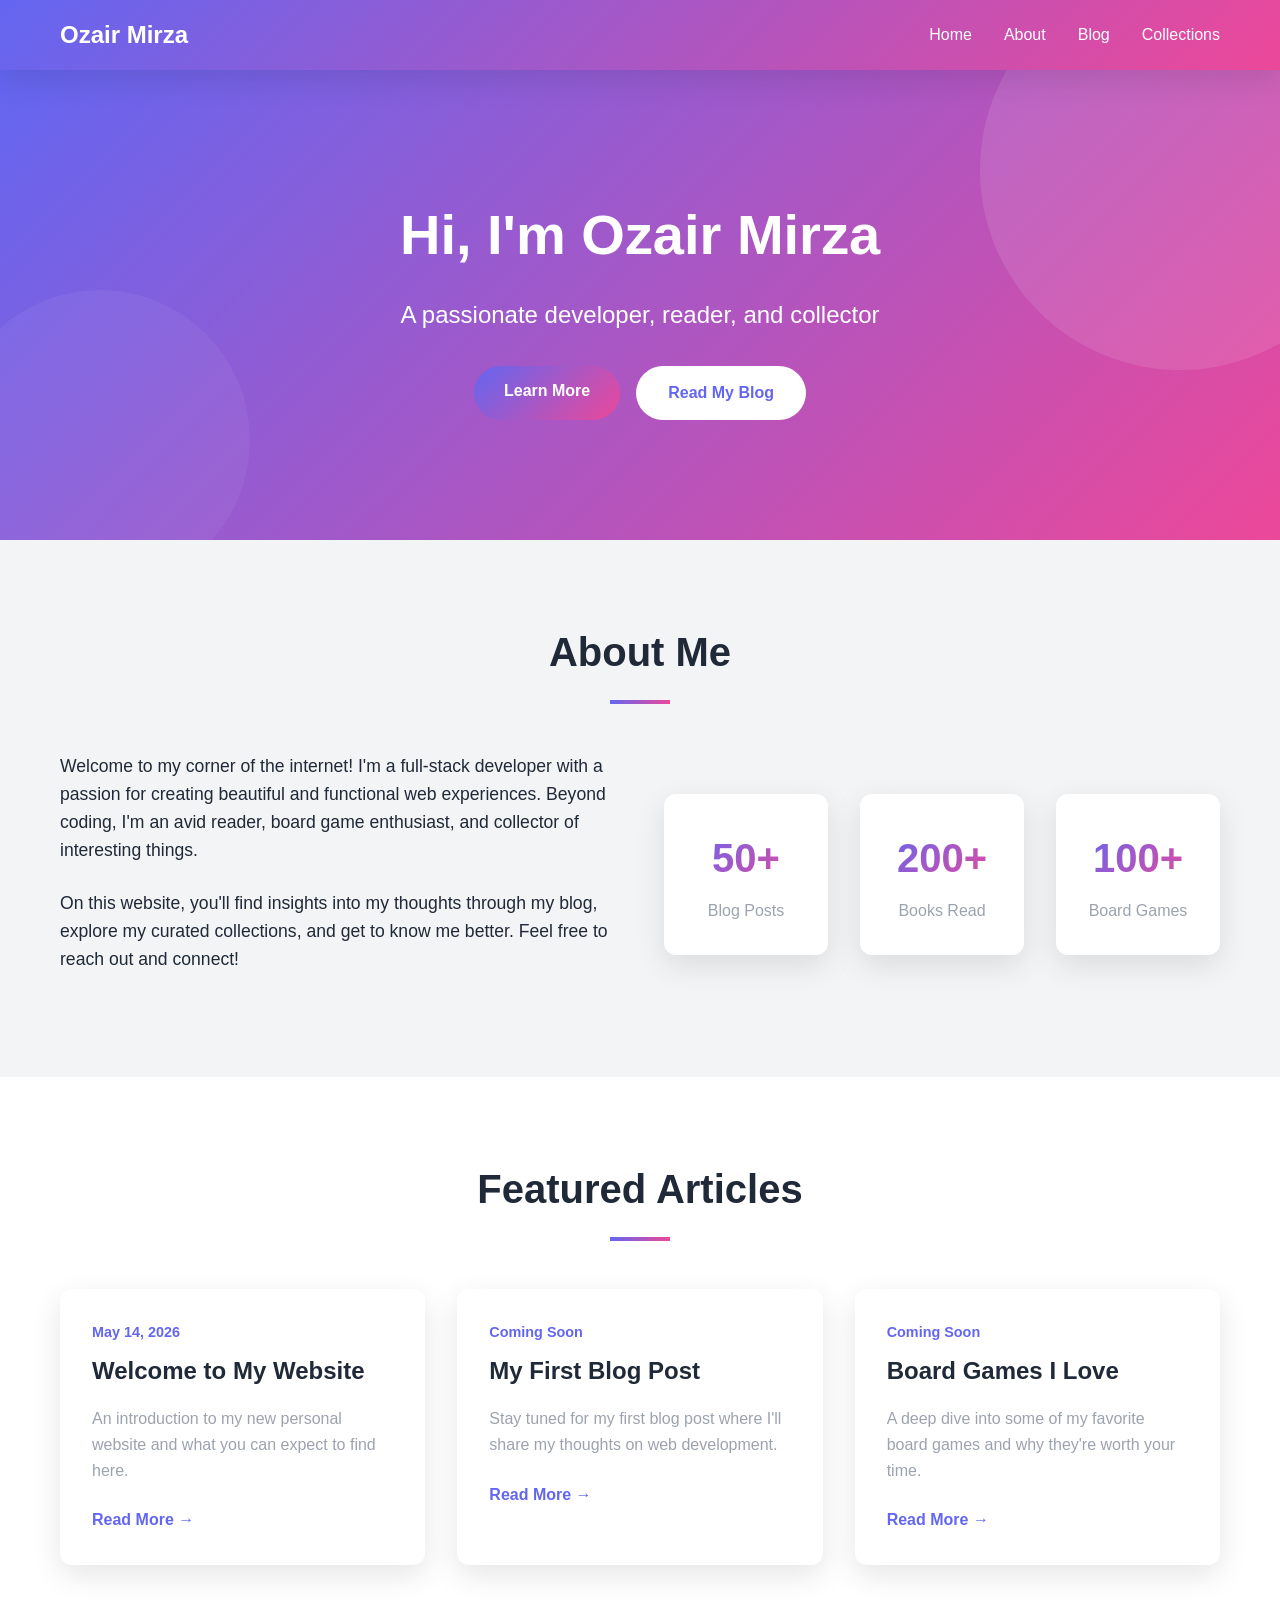
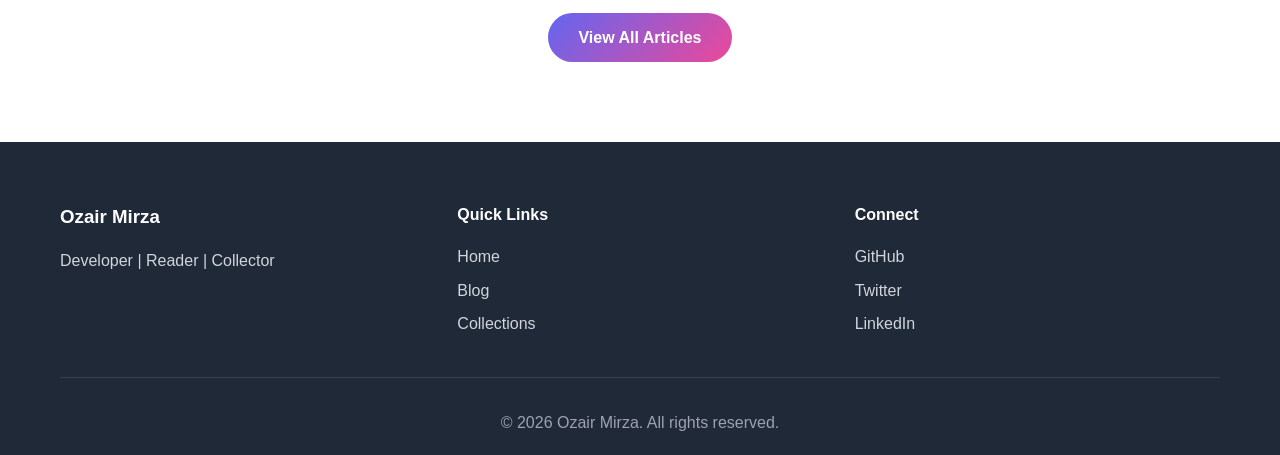
<file: index.html>
<!DOCTYPE html>
<html lang="en">
<head>
    <meta charset="UTF-8">
    <meta name="viewport" content="width=device-width, initial-scale=1.0">
    <title>Ozair Mirza - Personal Website</title>
    <link rel="stylesheet" href="styles.css">
</head>
<body>
    <!-- Navigation -->
    <nav class="navbar">
        <div class="container">
            <div class="nav-brand">Ozair Mirza</div>
            <ul class="nav-menu">
                <li><a href="#home" class="nav-link">Home</a></li>
                <li><a href="#about" class="nav-link">About</a></li>
                <li><a href="blog.html" class="nav-link">Blog</a></li>
                <li><a href="collections.html" class="nav-link">Collections</a></li>
            </ul>
        </div>
    </nav>

    <!-- Hero Section -->
    <section id="home" class="hero">
        <div class="container">
            <div class="hero-content">
                <h1 class="hero-title">Hi, I'm Ozair Mirza</h1>
                <p class="hero-subtitle">A passionate developer, reader, and collector</p>
                <div class="hero-buttons">
                    <a href="#about" class="btn btn-primary">Learn More</a>
                    <a href="blog.html" class="btn btn-secondary">Read My Blog</a>
                </div>
            </div>
        </div>
    </section>

    <!-- About Section -->
    <section id="about" class="about">
        <div class="container">
            <h2 class="section-title">About Me</h2>
            <div class="about-content">
                <div class="about-text">
                    <p>Welcome to my corner of the internet! I'm a full-stack developer with a passion for creating beautiful and functional web experiences. Beyond coding, I'm an avid reader, board game enthusiast, and collector of interesting things.</p>
                    <p>On this website, you'll find insights into my thoughts through my blog, explore my curated collections, and get to know me better. Feel free to reach out and connect!</p>
                </div>
                <div class="about-stats">
                    <div class="stat">
                        <div class="stat-number">50+</div>
                        <div class="stat-label">Blog Posts</div>
                    </div>
                    <div class="stat">
                        <div class="stat-number">200+</div>
                        <div class="stat-label">Books Read</div>
                    </div>
                    <div class="stat">
                        <div class="stat-number">100+</div>
                        <div class="stat-label">Board Games</div>
                    </div>
                </div>
            </div>
        </div>
    </section>

    <!-- Featured Posts Section -->
    <section class="featured-posts">
        <div class="container">
            <h2 class="section-title">Featured Articles</h2>
            <div class="posts-grid">
                <article class="post-card">
                    <div class="post-date">May 14, 2026</div>
                    <h3 class="post-title">Welcome to My Website</h3>
                    <p class="post-excerpt">An introduction to my new personal website and what you can expect to find here.</p>
                    <a href="blog.html" class="post-link">Read More →</a>
                </article>
                <article class="post-card">
                    <div class="post-date">Coming Soon</div>
                    <h3 class="post-title">My First Blog Post</h3>
                    <p class="post-excerpt">Stay tuned for my first blog post where I'll share my thoughts on web development.</p>
                    <a href="blog.html" class="post-link">Read More →</a>
                </article>
                <article class="post-card">
                    <div class="post-date">Coming Soon</div>
                    <h3 class="post-title">Board Games I Love</h3>
                    <p class="post-excerpt">A deep dive into some of my favorite board games and why they're worth your time.</p>
                    <a href="blog.html" class="post-link">Read More →</a>
                </article>
            </div>
            <div class="text-center">
                <a href="blog.html" class="btn btn-primary">View All Articles</a>
            </div>
        </div>
    </section>

    <!-- Footer -->
    <footer class="footer">
        <div class="container">
            <div class="footer-content">
                <div class="footer-section">
                    <h3>Ozair Mirza</h3>
                    <p>Developer | Reader | Collector</p>
                </div>
                <div class="footer-section">
                    <h4>Quick Links</h4>
                    <ul>
                        <li><a href="#home">Home</a></li>
                        <li><a href="blog.html">Blog</a></li>
                        <li><a href="collections.html">Collections</a></li>
                    </ul>
                </div>
                <div class="footer-section">
                    <h4>Connect</h4>
                    <ul>
                        <li><a href="https://github.com/ozairmirza" target="_blank">GitHub</a></li>
                        <li><a href="https://twitter.com/ozairmirza" target="_blank">Twitter</a></li>
                        <li><a href="https://linkedin.com/in/ozairmirza" target="_blank">LinkedIn</a></li>
                    </ul>
                </div>
            </div>
            <div class="footer-bottom">
                <p>&copy; 2026 Ozair Mirza. All rights reserved.</p>
            </div>
        </div>
    </footer>

    <script src="script.js"></script>
</body>
</html>
</file>
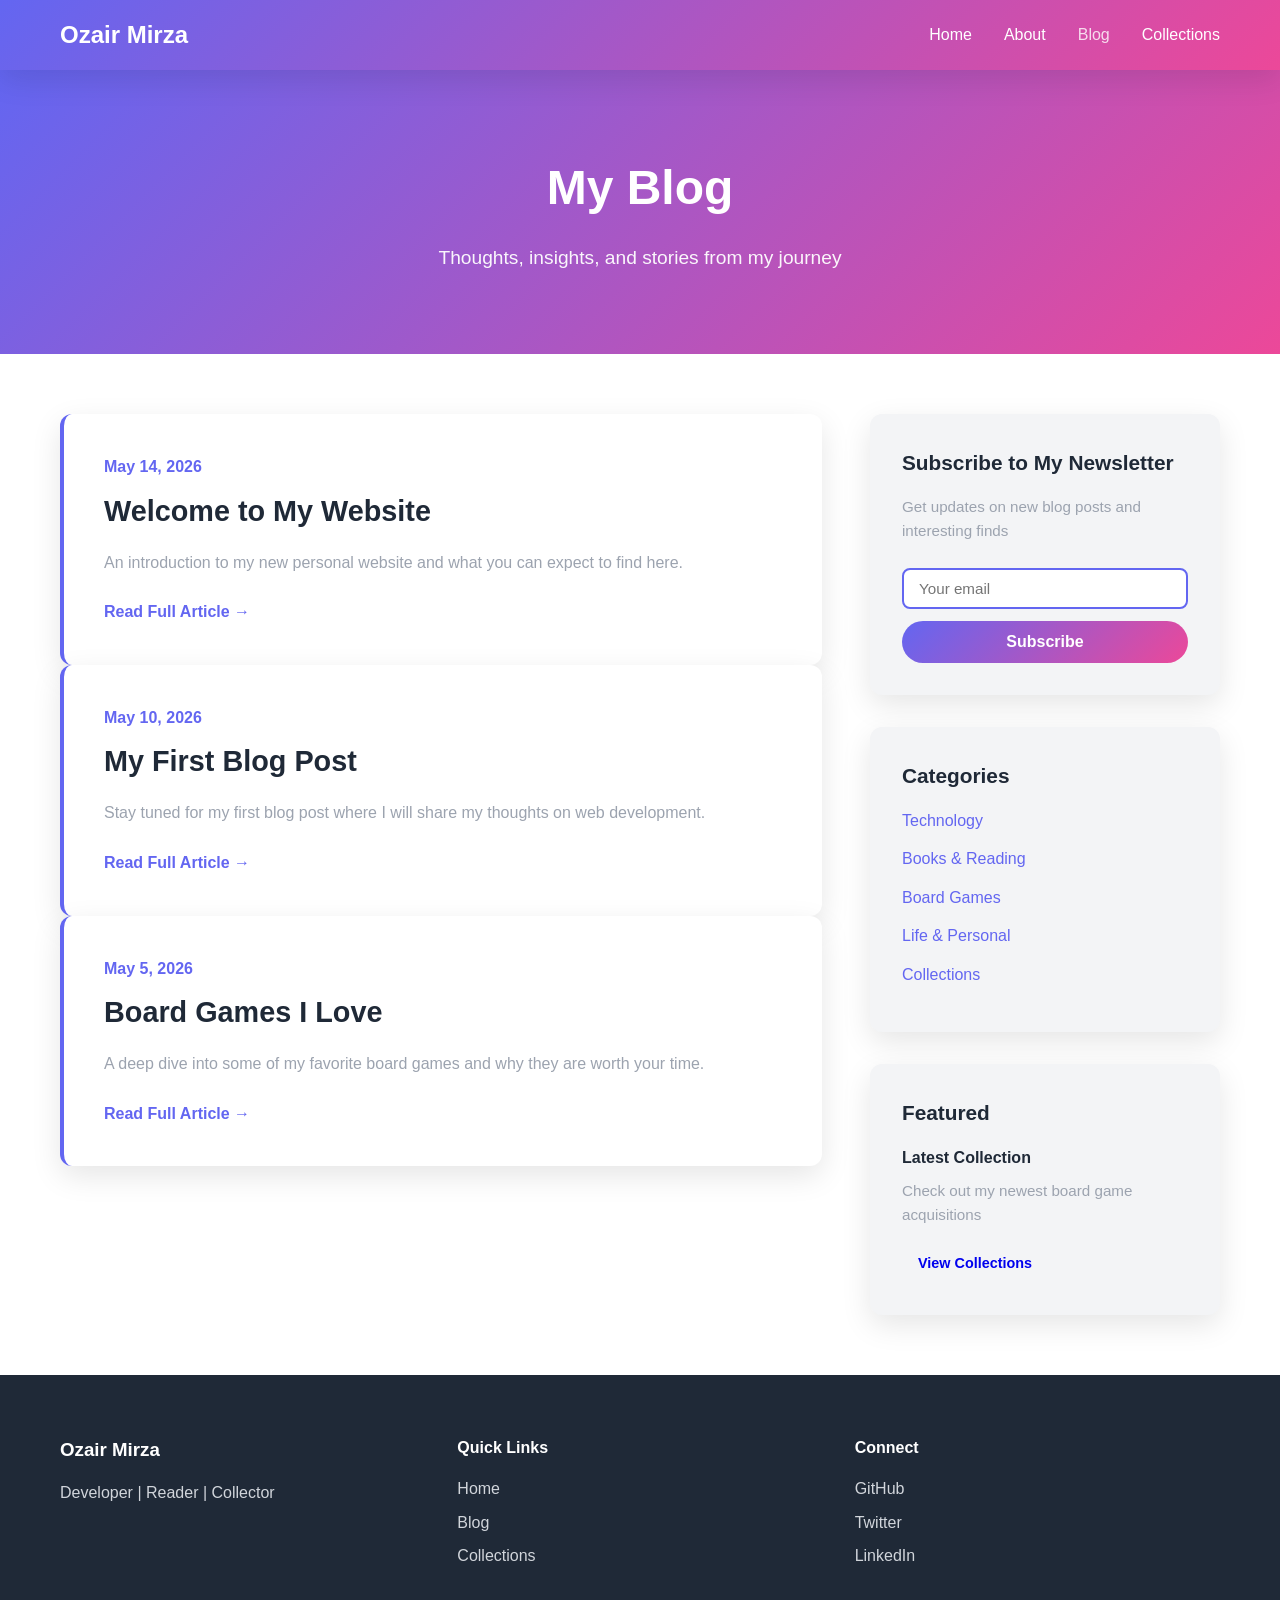
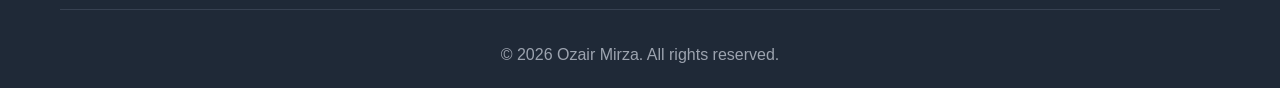
<file: blog.html>
<!DOCTYPE html>
<html lang="en">
<head>
    <meta charset="UTF-8">
    <meta name="viewport" content="width=device-width, initial-scale=1.0">
    <title>Blog - Ozair Mirza</title>
    <link rel="stylesheet" href="styles.css">
</head>
<body>
    <!-- Navigation -->
    <nav class="navbar">
        <div class="container">
            <div class="nav-brand">Ozair Mirza</div>
            <ul class="nav-menu">
                <li><a href="index.html" class="nav-link">Home</a></li>
                <li><a href="index.html#about" class="nav-link">About</a></li>
                <li><a href="blog.html" class="nav-link active">Blog</a></li>
                <li><a href="collections.html" class="nav-link">Collections</a></li>
            </ul>
        </div>
    </nav>

    <!-- Hero Section -->
    <section class="page-hero">
        <div class="container">
            <h1>My Blog</h1>
            <p>Thoughts, insights, and stories from my journey</p>
        </div>
    </section>

    <!-- Blog Posts Section -->
    <section class="blog-section">
        <div class="container">
            <div class="blog-layout">
                <!-- Main Content -->
                <main class="blog-main">
                    <div id="blog-posts-container"></div>
                </main>

                <!-- Sidebar -->
                <aside class="blog-sidebar">
                    <!-- Newsletter Signup -->
                    <div class="sidebar-widget newsletter">
                        <h3>Subscribe to My Newsletter</h3>
                        <p>Get updates on new blog posts and interesting finds</p>
                        <form class="newsletter-form" id="newsletter-form">
                            <input type="email" placeholder="Your email" required>
                            <button type="submit" class="btn btn-primary">Subscribe</button>
                        </form>
                    </div>

                    <!-- Categories -->
                    <div class="sidebar-widget">
                        <h3>Categories</h3>
                        <ul class="category-list">
                            <li><a href="#">Technology</a></li>
                            <li><a href="#">Books & Reading</a></li>
                            <li><a href="#">Board Games</a></li>
                            <li><a href="#">Life & Personal</a></li>
                            <li><a href="#">Collections</a></li>
                        </ul>
                    </div>

                    <!-- Featured -->
                    <div class="sidebar-widget">
                        <h3>Featured</h3>
                        <div class="featured-item">
                            <h4>Latest Collection</h4>
                            <p>Check out my newest board game acquisitions</p>
                            <a href="collections.html" class="btn btn-small">View Collections</a>
                        </div>
                    </div>
                </aside>
            </div>
        </div>
    </section>

    <!-- Footer -->
    <footer class="footer">
        <div class="container">
            <div class="footer-content">
                <div class="footer-section">
                    <h3>Ozair Mirza</h3>
                    <p>Developer | Reader | Collector</p>
                </div>
                <div class="footer-section">
                    <h4>Quick Links</h4>
                    <ul>
                        <li><a href="index.html">Home</a></li>
                        <li><a href="blog.html">Blog</a></li>
                        <li><a href="collections.html">Collections</a></li>
                    </ul>
                </div>
                <div class="footer-section">
                    <h4>Connect</h4>
                    <ul>
                        <li><a href="https://github.com/ozairmirza" target="_blank">GitHub</a></li>
                        <li><a href="https://twitter.com/ozairmirza" target="_blank">Twitter</a></li>
                        <li><a href="https://linkedin.com/in/ozairmirza" target="_blank">LinkedIn</a></li>
                    </ul>
                </div>
            </div>
            <div class="footer-bottom">
                <p>&copy; 2026 Ozair Mirza. All rights reserved.</p>
            </div>
        </div>
    </footer>

    <script src="script.js"></script>
</body>
</html>
</file>
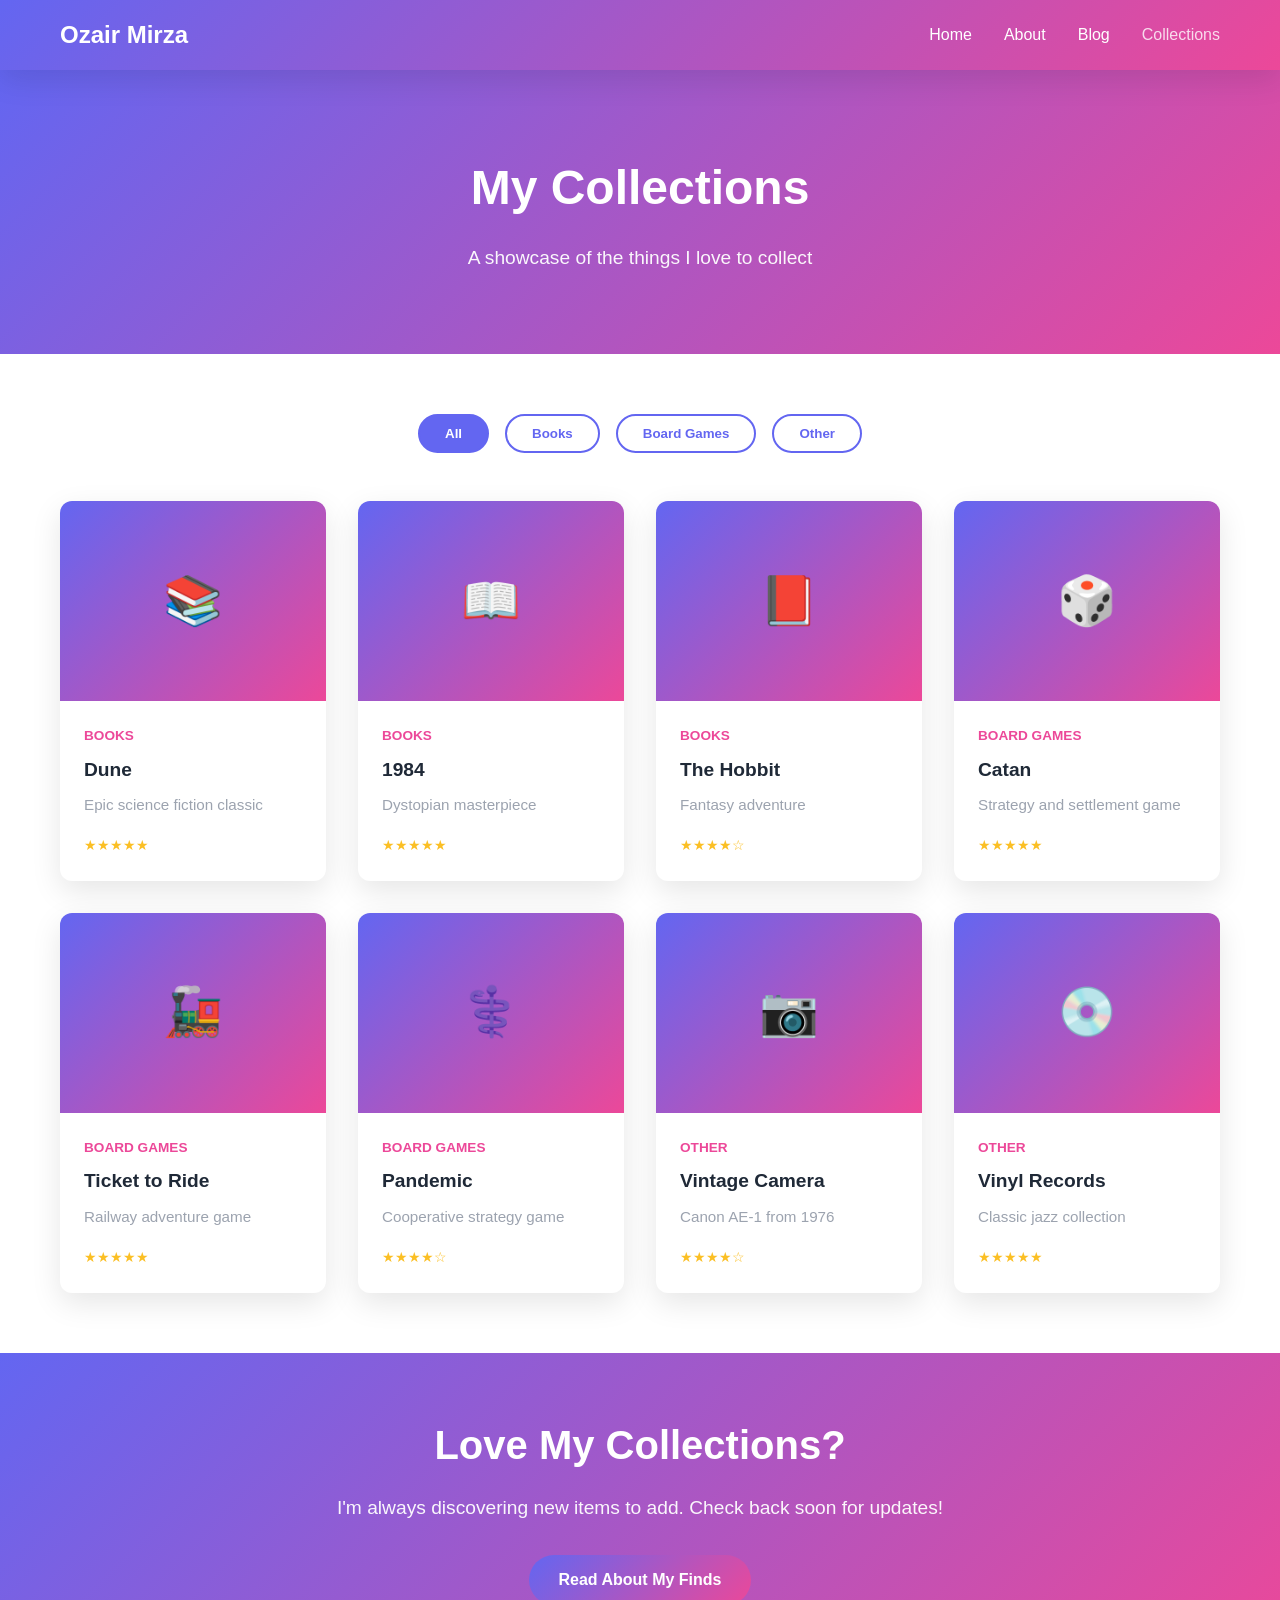
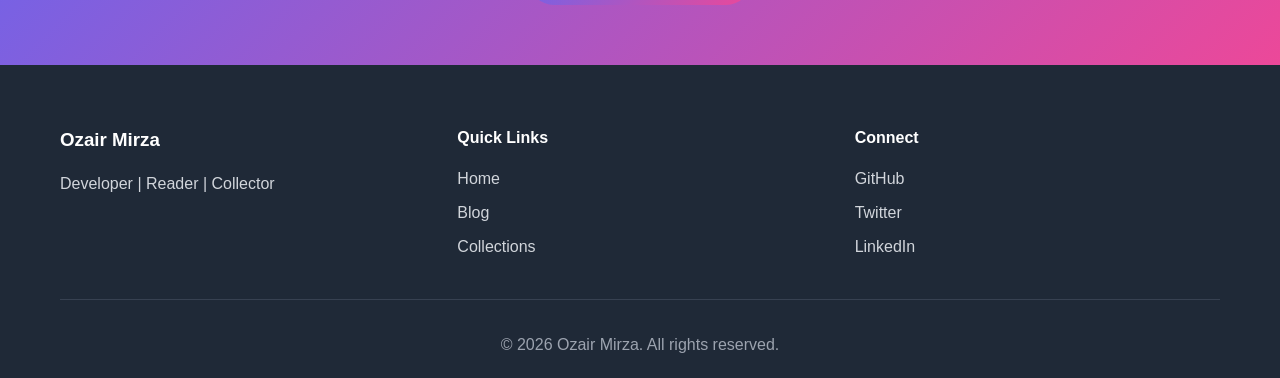
<file: collections.html>
<!DOCTYPE html>
<html lang="en">
<head>
    <meta charset="UTF-8">
    <meta name="viewport" content="width=device-width, initial-scale=1.0">
    <title>My Collections - Ozair Mirza</title>
    <link rel="stylesheet" href="styles.css">
</head>
<body>
    <!-- Navigation -->
    <nav class="navbar">
        <div class="container">
            <div class="nav-brand">Ozair Mirza</div>
            <ul class="nav-menu">
                <li><a href="index.html" class="nav-link">Home</a></li>
                <li><a href="index.html#about" class="nav-link">About</a></li>
                <li><a href="blog.html" class="nav-link">Blog</a></li>
                <li><a href="collections.html" class="nav-link active">Collections</a></li>
            </ul>
        </div>
    </nav>

    <!-- Hero Section -->
    <section class="page-hero">
        <div class="container">
            <h1>My Collections</h1>
            <p>A showcase of the things I love to collect</p>
        </div>
    </section>

    <!-- Collections Section -->
    <section class="collections-section">
        <div class="container">
            <!-- Filter Buttons -->
            <div class="filter-buttons">
                <button class="filter-btn active" data-filter="all">All</button>
                <button class="filter-btn" data-filter="books">Books</button>
                <button class="filter-btn" data-filter="board-games">Board Games</button>
                <button class="filter-btn" data-filter="other">Other</button>
            </div>

            <!-- Collections Grid -->
            <div class="collections-grid" id="collections-container"></div>
        </div>
    </section>

    <!-- Add Item CTA -->
    <section class="cta-section">
        <div class="container">
            <h2>Love My Collections?</h2>
            <p>I'm always discovering new items to add. Check back soon for updates!</p>
            <a href="blog.html" class="btn btn-primary">Read About My Finds</a>
        </div>
    </section>

    <!-- Footer -->
    <footer class="footer">
        <div class="container">
            <div class="footer-content">
                <div class="footer-section">
                    <h3>Ozair Mirza</h3>
                    <p>Developer | Reader | Collector</p>
                </div>
                <div class="footer-section">
                    <h4>Quick Links</h4>
                    <ul>
                        <li><a href="index.html">Home</a></li>
                        <li><a href="blog.html">Blog</a></li>
                        <li><a href="collections.html">Collections</a></li>
                    </ul>
                </div>
                <div class="footer-section">
                    <h4>Connect</h4>
                    <ul>
                        <li><a href="https://github.com/ozairmirza" target="_blank">GitHub</a></li>
                        <li><a href="https://twitter.com/ozairmirza" target="_blank">Twitter</a></li>
                        <li><a href="https://linkedin.com/in/ozairmirza" target="_blank">LinkedIn</a></li>
                    </ul>
                </div>
            </div>
            <div class="footer-bottom">
                <p>&copy; 2026 Ozair Mirza. All rights reserved.</p>
            </div>
        </div>
    </footer>

    <script src="script.js"></script>
</body>
</html>
</file>
<file: styles.css>
:root {
    --primary: #6366f1;
    --secondary: #ec4899;
    --dark: #1f2937;
    --light: #f3f4f6;
    --gray: #9ca3af;
    --white: #ffffff;
    --shadow: 0 10px 30px rgba(0, 0, 0, 0.1);
    --shadow-lg: 0 20px 40px rgba(0, 0, 0, 0.15);
}

* {
    margin: 0;
    padding: 0;
    box-sizing: border-box;
}

html {
    scroll-behavior: smooth;
}

body {
    font-family: -apple-system, BlinkMacSystemFont, 'Segoe UI', Roboto, Oxygen, Ubuntu, Cantarell, sans-serif;
    color: var(--dark);
    line-height: 1.6;
    background-color: var(--white);
}

.container {
    max-width: 1200px;
    margin: 0 auto;
    padding: 0 20px;
}

/* Navigation */
.navbar {
    background: linear-gradient(135deg, var(--primary) 0%, var(--secondary) 100%);
    padding: 1rem 0;
    position: sticky;
    top: 0;
    z-index: 100;
    box-shadow: var(--shadow);
}

.navbar .container {
    display: flex;
    justify-content: space-between;
    align-items: center;
}

.nav-brand {
    font-size: 1.5rem;
    font-weight: 700;
    color: var(--white);
}

.nav-menu {
    display: flex;
    list-style: none;
    gap: 2rem;
}

.nav-link {
    color: var(--white);
    text-decoration: none;
    font-weight: 500;
    transition: opacity 0.3s ease;
}

.nav-link:hover,
.nav-link.active {
    opacity: 0.8;
}

/* Hero Section */
.hero {
    background: linear-gradient(135deg, var(--primary) 0%, var(--secondary) 100%);
    color: var(--white);
    padding: 120px 0;
    text-align: center;
    overflow: hidden;
    position: relative;
}

.hero::before {
    content: '';
    position: absolute;
    width: 400px;
    height: 400px;
    background: rgba(255, 255, 255, 0.1);
    border-radius: 50%;
    top: -100px;
    right: -100px;
}

.hero::after {
    content: '';
    position: absolute;
    width: 300px;
    height: 300px;
    background: rgba(255, 255, 255, 0.05);
    border-radius: 50%;
    bottom: -50px;
    left: -50px;
}

.hero-content {
    position: relative;
    z-index: 1;
}

.hero-title {
    font-size: 3.5rem;
    font-weight: 700;
    margin-bottom: 1rem;
    animation: fadeInUp 0.8s ease;
}

.hero-subtitle {
    font-size: 1.5rem;
    margin-bottom: 2rem;
    opacity: 0.95;
    animation: fadeInUp 0.8s ease 0.2s both;
}

.hero-buttons {
    display: flex;
    gap: 1rem;
    justify-content: center;
    animation: fadeInUp 0.8s ease 0.4s both;
}

/* Buttons */
.btn {
    display: inline-block;
    padding: 12px 30px;
    border-radius: 50px;
    text-decoration: none;
    font-weight: 600;
    transition: all 0.3s ease;
    border: none;
    cursor: pointer;
    font-size: 1rem;
}

.btn-primary {
    background: linear-gradient(135deg, var(--primary) 0%, var(--secondary) 100%);
    color: var(--white);
}

.btn-primary:hover {
    transform: translateY(-2px);
    box-shadow: var(--shadow-lg);
}

.btn-secondary {
    background: var(--white);
    color: var(--primary);
    border: 2px solid transparent;
}

.btn-secondary:hover {
    transform: translateY(-2px);
    box-shadow: var(--shadow-lg);
}

.btn-small {
    padding: 8px 16px;
    font-size: 0.9rem;
}

/* Section Titles */
.section-title {
    font-size: 2.5rem;
    margin-bottom: 3rem;
    text-align: center;
    color: var(--dark);
}

.section-title::after {
    content: '';
    display: block;
    width: 60px;
    height: 4px;
    background: linear-gradient(90deg, var(--primary), var(--secondary));
    margin: 1rem auto 0;
}

/* About Section */
.about {
    padding: 80px 0;
    background: var(--light);
}

.about-content {
    display: grid;
    grid-template-columns: 1fr 1fr;
    gap: 3rem;
    align-items: center;
}

.about-text p {
    margin-bottom: 1.5rem;
    font-size: 1.1rem;
    color: var(--dark);
}

.about-stats {
    display: grid;
    grid-template-columns: repeat(3, 1fr);
    gap: 2rem;
}

.stat {
    background: var(--white);
    padding: 2rem;
    border-radius: 12px;
    text-align: center;
    box-shadow: var(--shadow);
}

.stat-number {
    font-size: 2.5rem;
    font-weight: 700;
    background: linear-gradient(135deg, var(--primary), var(--secondary));
    -webkit-background-clip: text;
    -webkit-text-fill-color: transparent;
    background-clip: text;
}

.stat-label {
    color: var(--gray);
    margin-top: 0.5rem;
}

/* Featured Posts */
.featured-posts {
    padding: 80px 0;
}

.posts-grid {
    display: grid;
    grid-template-columns: repeat(auto-fit, minmax(300px, 1fr));
    gap: 2rem;
    margin-bottom: 3rem;
}

.post-card {
    background: var(--white);
    padding: 2rem;
    border-radius: 12px;
    box-shadow: var(--shadow);
    transition: all 0.3s ease;
}

.post-card:hover {
    transform: translateY(-10px);
    box-shadow: var(--shadow-lg);
}

.post-date {
    color: var(--primary);
    font-size: 0.9rem;
    font-weight: 600;
    margin-bottom: 0.5rem;
}

.post-title {
    font-size: 1.5rem;
    margin-bottom: 1rem;
    color: var(--dark);
}

.post-excerpt {
    color: var(--gray);
    margin-bottom: 1.5rem;
}

.post-link {
    color: var(--primary);
    text-decoration: none;
    font-weight: 600;
    transition: all 0.3s ease;
    display: inline-block;
}

.post-link:hover {
    color: var(--secondary);
    transform: translateX(5px);
}

/* Page Hero */
.page-hero {
    background: linear-gradient(135deg, var(--primary) 0%, var(--secondary) 100%);
    color: var(--white);
    padding: 80px 0;
    text-align: center;
}

.page-hero h1 {
    font-size: 3rem;
    margin-bottom: 1rem;
}

.page-hero p {
    font-size: 1.2rem;
    opacity: 0.95;
}

/* Blog Section */
.blog-section {
    padding: 60px 0;
}

.blog-layout {
    display: grid;
    grid-template-columns: 1fr 350px;
    gap: 3rem;
}

.blog-main {
    display: grid;
    gap: 2rem;
}

.blog-post {
    background: var(--white);
    padding: 2.5rem;
    border-radius: 12px;
    box-shadow: var(--shadow);
    border-left: 4px solid var(--primary);
}

.blog-post-date {
    color: var(--primary);
    font-weight: 600;
    margin-bottom: 0.5rem;
}

.blog-post-title {
    font-size: 1.8rem;
    margin-bottom: 1rem;
    color: var(--dark);
}

.blog-post-excerpt {
    color: var(--gray);
    margin-bottom: 1.5rem;
}

/* Sidebar */
.blog-sidebar {
    display: flex;
    flex-direction: column;
    gap: 2rem;
}

.sidebar-widget {
    background: var(--light);
    padding: 2rem;
    border-radius: 12px;
    box-shadow: var(--shadow);
}

.sidebar-widget h3 {
    font-size: 1.3rem;
    margin-bottom: 1rem;
    color: var(--dark);
}

.sidebar-widget h4 {
    margin-bottom: 1rem;
    color: var(--dark);
}

.newsletter p {
    color: var(--gray);
    margin-bottom: 1.5rem;
    font-size: 0.95rem;
}

.newsletter-form {
    display: flex;
    flex-direction: column;
    gap: 0.75rem;
}

.newsletter-form input {
    padding: 10px 15px;
    border: 2px solid var(--primary);
    border-radius: 8px;
    font-size: 0.95rem;
    transition: all 0.3s ease;
}

.newsletter-form input:focus {
    outline: none;
    box-shadow: var(--shadow);
}

.category-list {
    list-style: none;
}

.category-list li {
    margin-bottom: 0.8rem;
}

.category-list a {
    color: var(--primary);
    text-decoration: none;
    transition: all 0.3s ease;
    display: block;
}

.category-list a:hover {
    color: var(--secondary);
    transform: translateX(5px);
}

.featured-item h4 {
    margin-bottom: 0.5rem;
}

.featured-item p {
    color: var(--gray);
    margin-bottom: 1rem;
    font-size: 0.95rem;
}

/* Collections Section */
.collections-section {
    padding: 60px 0;
}

.filter-buttons {
    display: flex;
    justify-content: center;
    gap: 1rem;
    margin-bottom: 3rem;
    flex-wrap: wrap;
}

.filter-btn {
    padding: 10px 25px;
    border: 2px solid var(--primary);
    background: transparent;
    color: var(--primary);
    border-radius: 50px;
    cursor: pointer;
    font-weight: 600;
    transition: all 0.3s ease;
}

.filter-btn:hover,
.filter-btn.active {
    background: var(--primary);
    color: var(--white);
}

.collections-grid {
    display: grid;
    grid-template-columns: repeat(auto-fill, minmax(250px, 1fr));
    gap: 2rem;
}

.collection-item {
    background: var(--white);
    border-radius: 12px;
    overflow: hidden;
    box-shadow: var(--shadow);
    transition: all 0.3s ease;
}

.collection-item:hover {
    transform: translateY(-10px);
    box-shadow: var(--shadow-lg);
}

.collection-image {
    width: 100%;
    height: 200px;
    background: linear-gradient(135deg, var(--primary) 0%, var(--secondary) 100%);
    display: flex;
    align-items: center;
    justify-content: center;
    font-size: 3rem;
    color: var(--white);
}

.collection-content {
    padding: 1.5rem;
}

.collection-category {
    color: var(--secondary);
    font-size: 0.85rem;
    font-weight: 600;
    margin-bottom: 0.5rem;
}

.collection-title {
    font-size: 1.2rem;
    margin-bottom: 0.5rem;
    color: var(--dark);
}

.collection-description {
    color: var(--gray);
    font-size: 0.95rem;
    margin-bottom: 1rem;
}

.collection-rating {
    display: flex;
    gap: 0.3rem;
    color: #fbbf24;
    font-size: 0.9rem;
}

/* CTA Section */
.cta-section {
    background: linear-gradient(135deg, var(--primary) 0%, var(--secondary) 100%);
    color: var(--white);
    padding: 60px 0;
    text-align: center;
}

.cta-section h2 {
    font-size: 2.5rem;
    margin-bottom: 1rem;
}

.cta-section p {
    font-size: 1.2rem;
    margin-bottom: 2rem;
    opacity: 0.95;
}

/* Footer */
.footer {
    background: var(--dark);
    color: var(--white);
    padding: 60px 0 20px;
}

.footer-content {
    display: grid;
    grid-template-columns: repeat(auto-fit, minmax(250px, 1fr));
    gap: 2rem;
    margin-bottom: 2rem;
}

.footer-section h3,
.footer-section h4 {
    margin-bottom: 1rem;
}

.footer-section p {
    color: #d1d5db;
    margin-bottom: 1rem;
}

.footer-section ul {
    list-style: none;
}

.footer-section ul li {
    margin-bottom: 0.5rem;
}

.footer-section a {
    color: #d1d5db;
    text-decoration: none;
    transition: color 0.3s ease;
}

.footer-section a:hover {
    color: var(--secondary);
}

.footer-bottom {
    border-top: 1px solid #374151;
    padding-top: 2rem;
    text-align: center;
    color: #9ca3af;
}

.text-center {
    text-align: center;
}

/* Animations */
@keyframes fadeInUp {
    from {
        opacity: 0;
        transform: translateY(30px);
    }
    to {
        opacity: 1;
        transform: translateY(0);
    }
}

/* Responsive */
@media (max-width: 768px) {
    .hero-title {
        font-size: 2rem;
    }

    .hero-subtitle {
        font-size: 1.1rem;
    }

    .hero-buttons {
        flex-direction: column;
        align-items: center;
    }

    .section-title {
        font-size: 2rem;
    }

    .nav-menu {
        gap: 1rem;
        font-size: 0.9rem;
    }

    .about-content {
        grid-template-columns: 1fr;
    }

    .about-stats {
        grid-template-columns: 1fr;
    }

    .blog-layout {
        grid-template-columns: 1fr;
    }

    .page-hero h1 {
        font-size: 2rem;
    }

    .posts-grid {
        grid-template-columns: 1fr;
    }

    .collections-grid {
        grid-template-columns: repeat(auto-fill, minmax(150px, 1fr));
    }
}

@media (max-width: 480px) {
    .container {
        padding: 0 15px;
    }

    .hero-title {
        font-size: 1.5rem;
    }

    .nav-menu {
        gap: 0.5rem;
        font-size: 0.8rem;
    }

    .nav-brand {
        font-size: 1.2rem;
    }

    .filter-buttons {
        flex-direction: column;
    }

    .filter-btn {
        width: 100%;
    }
}
</file>
